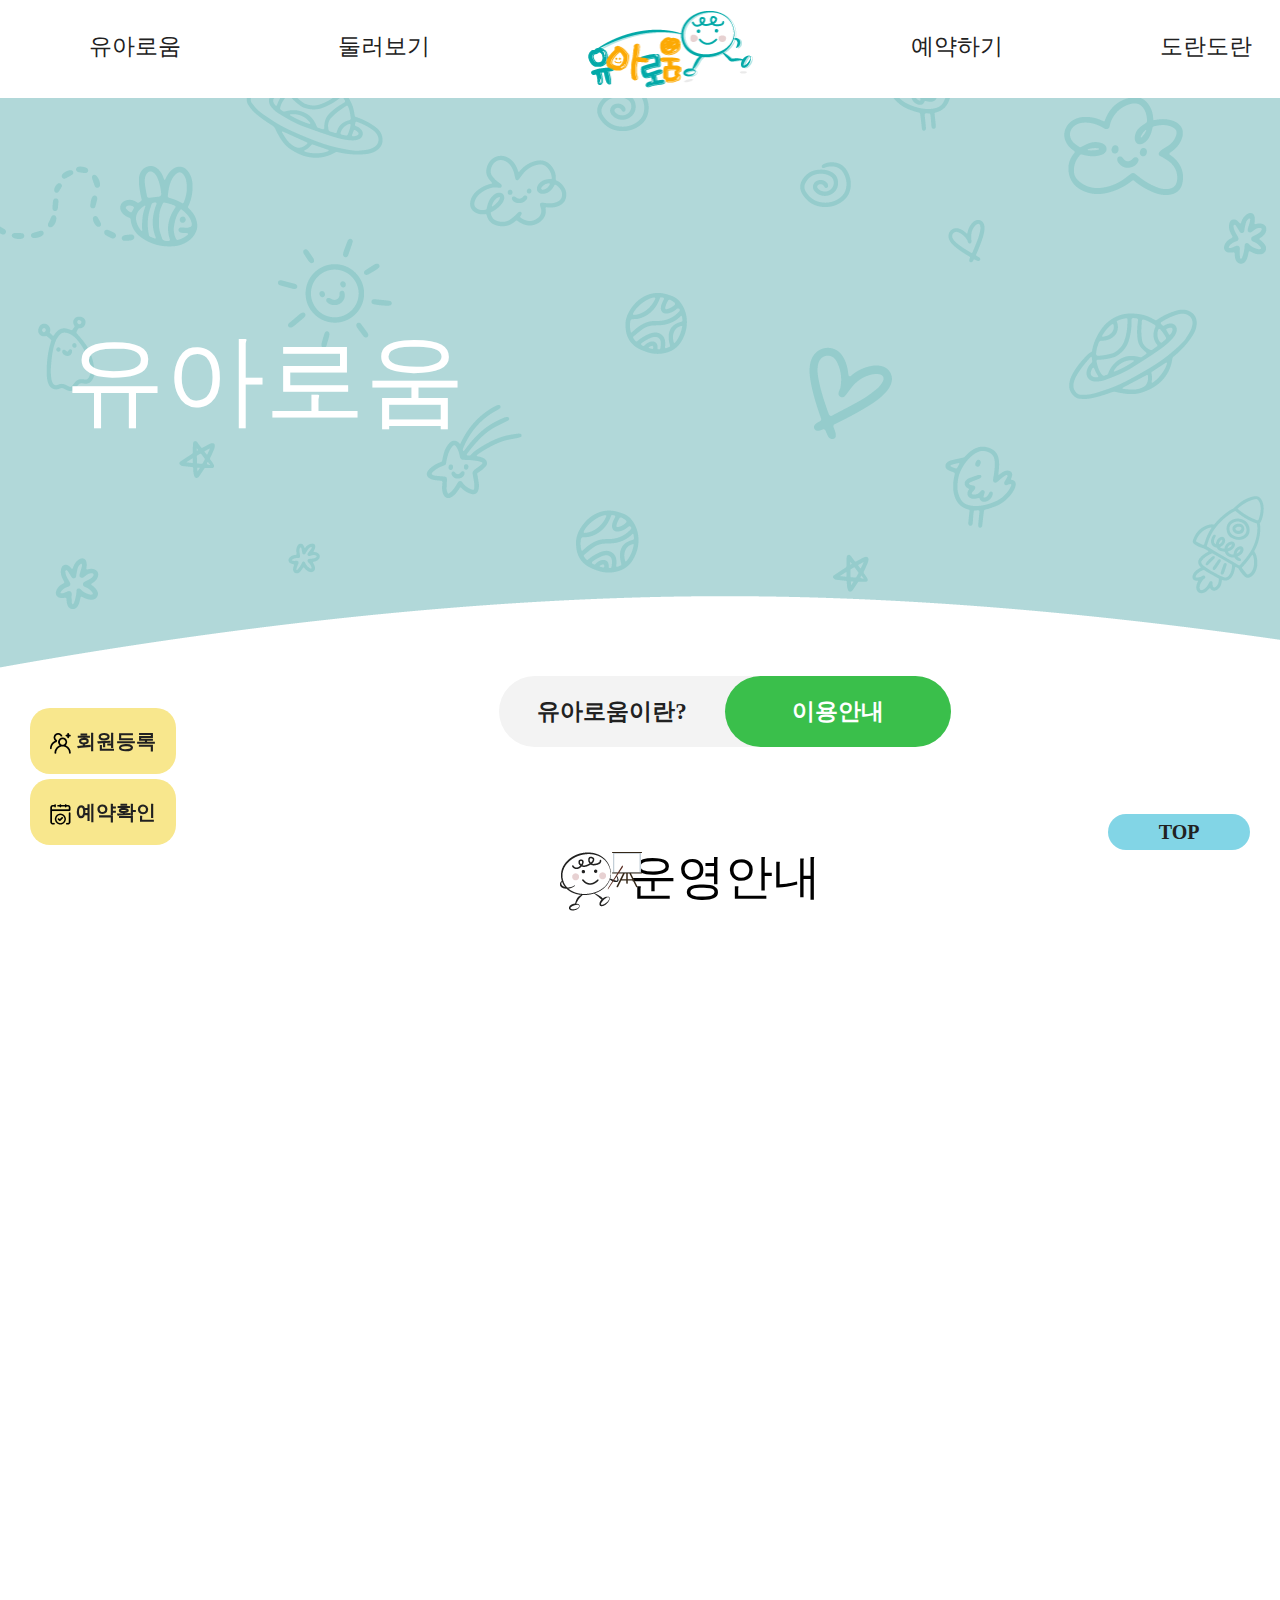
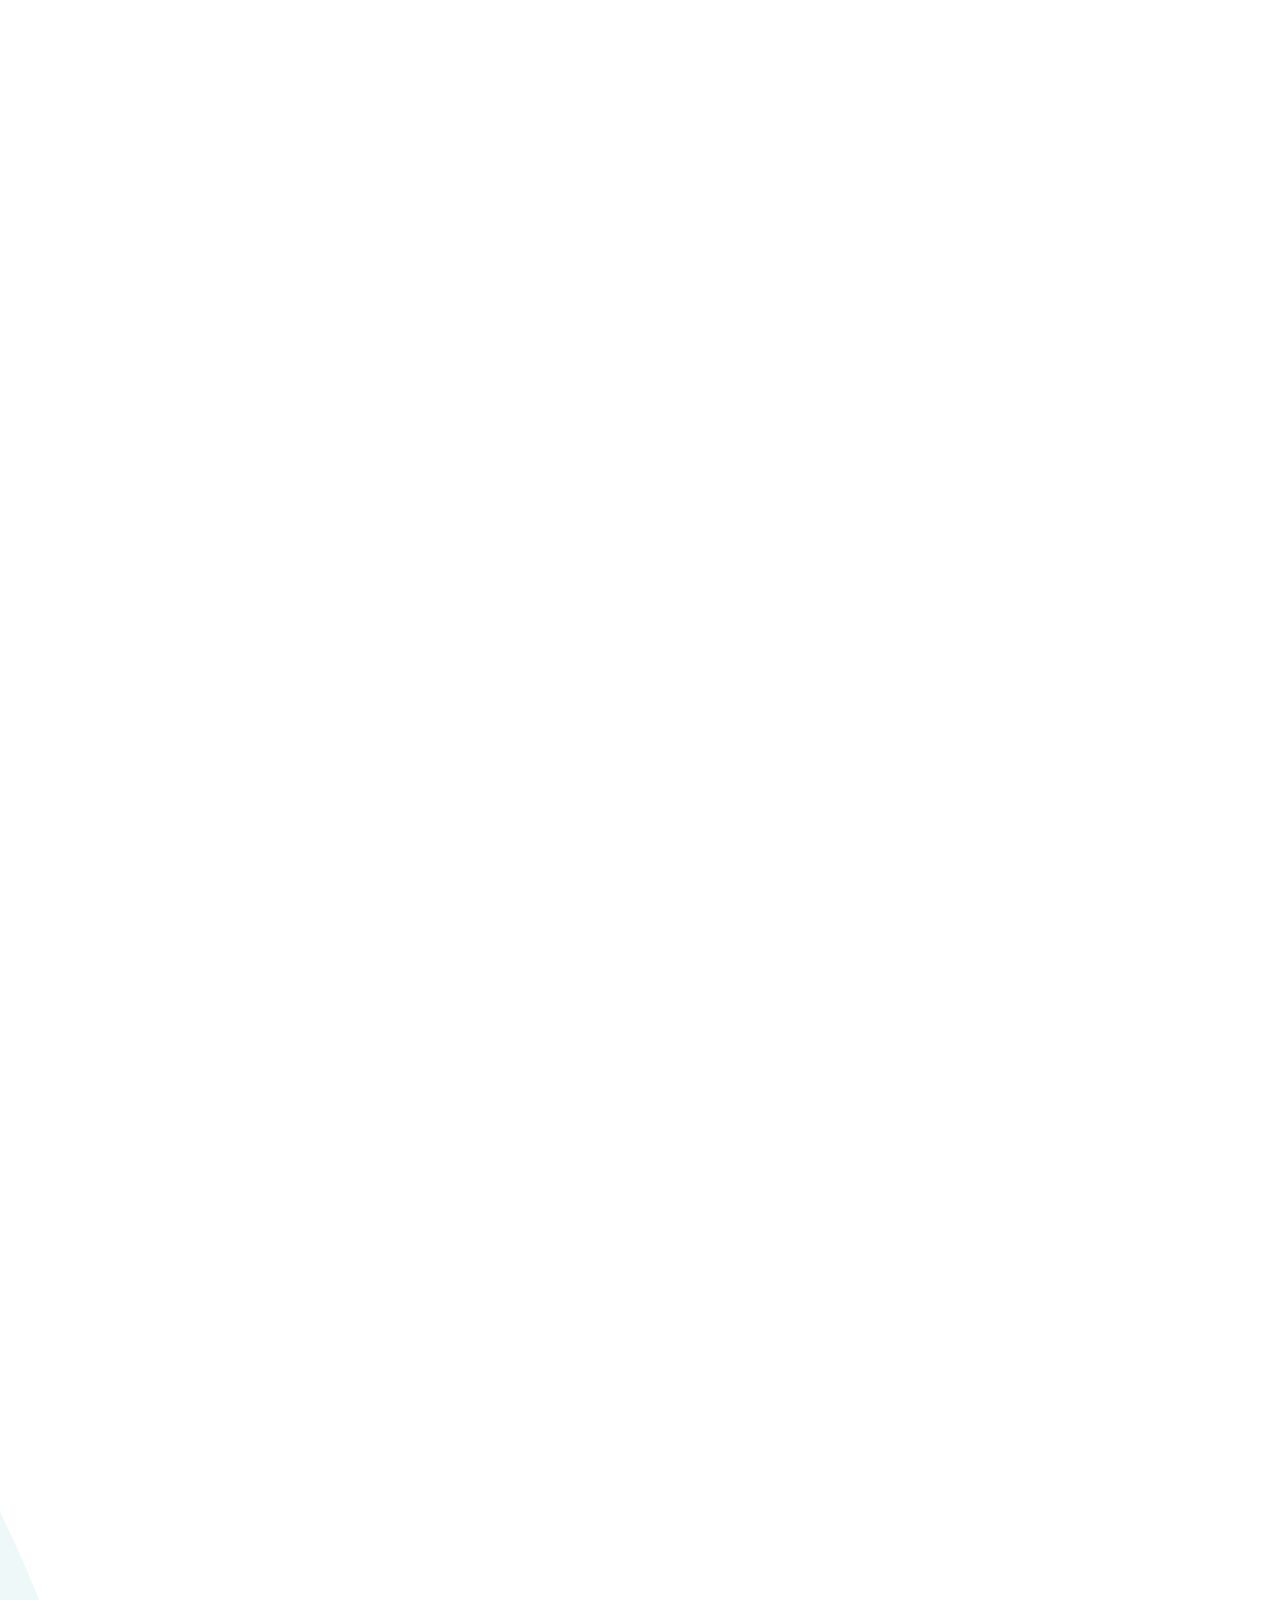
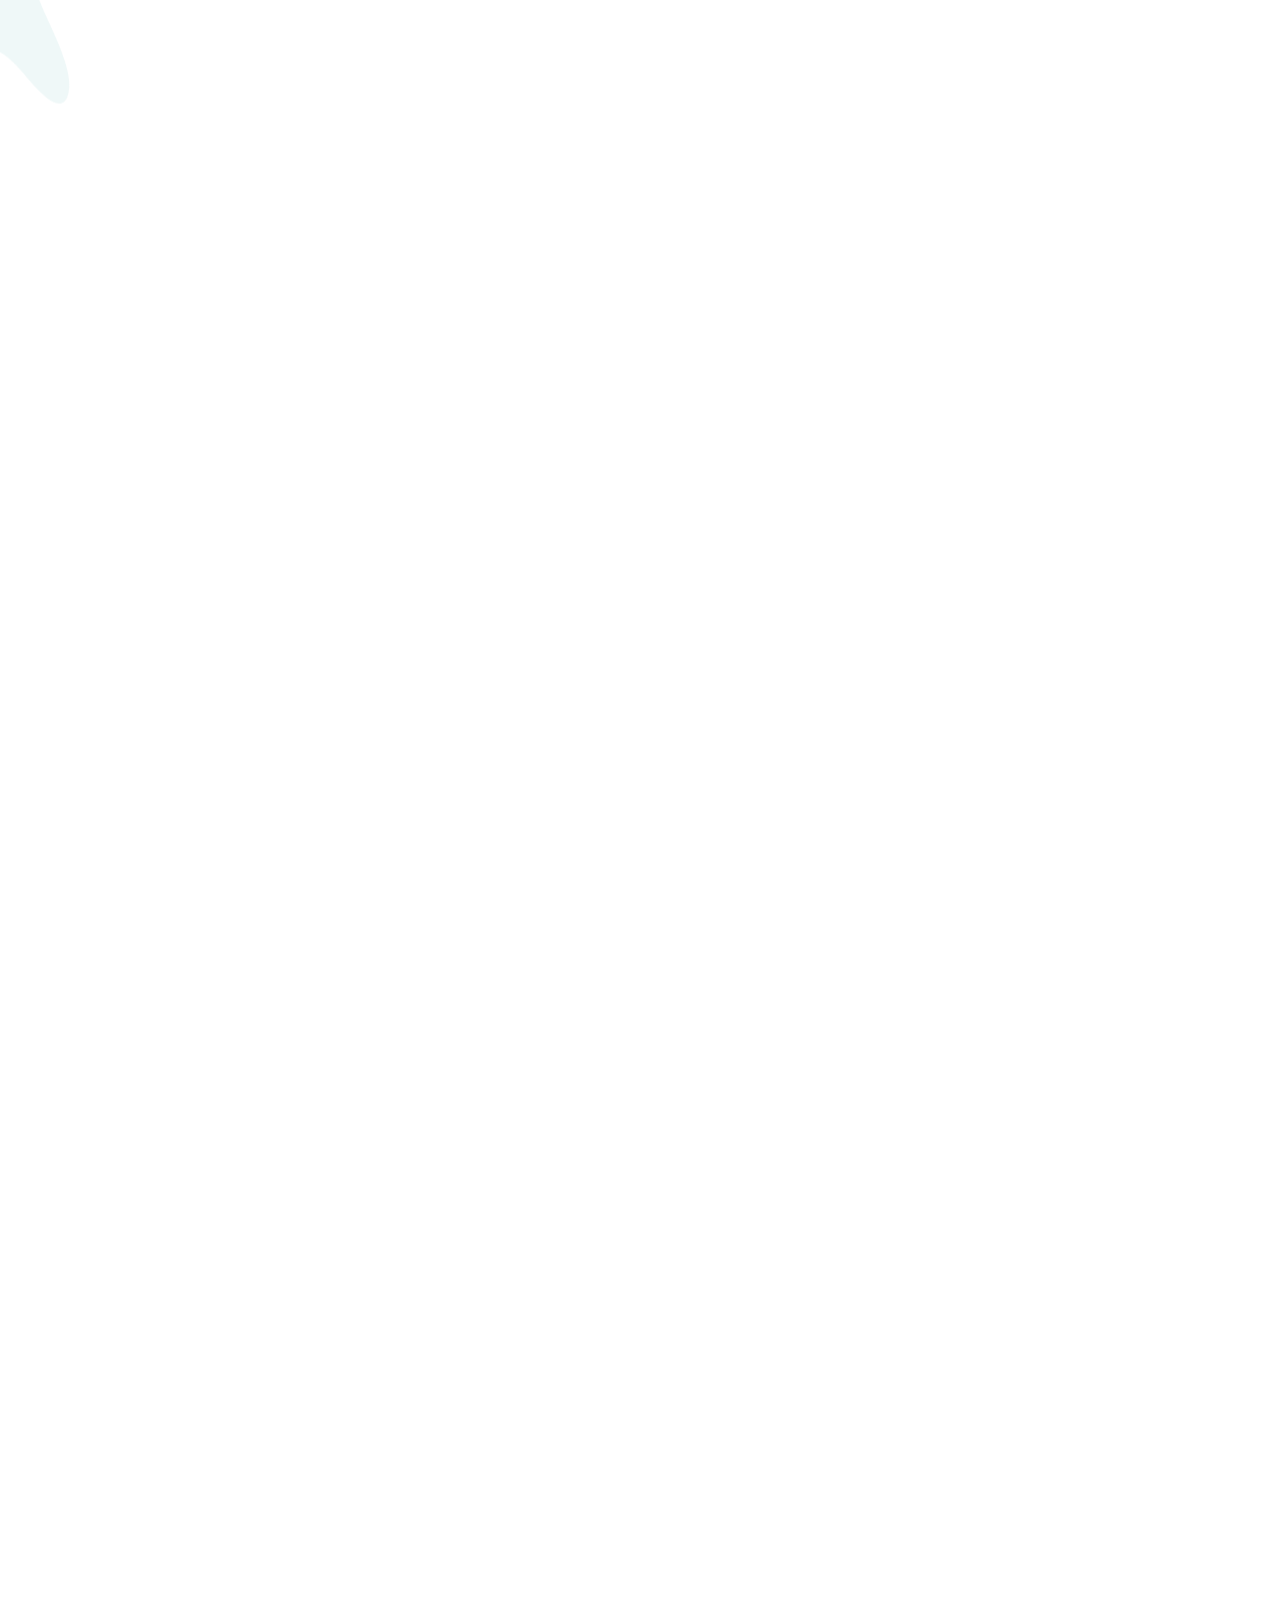
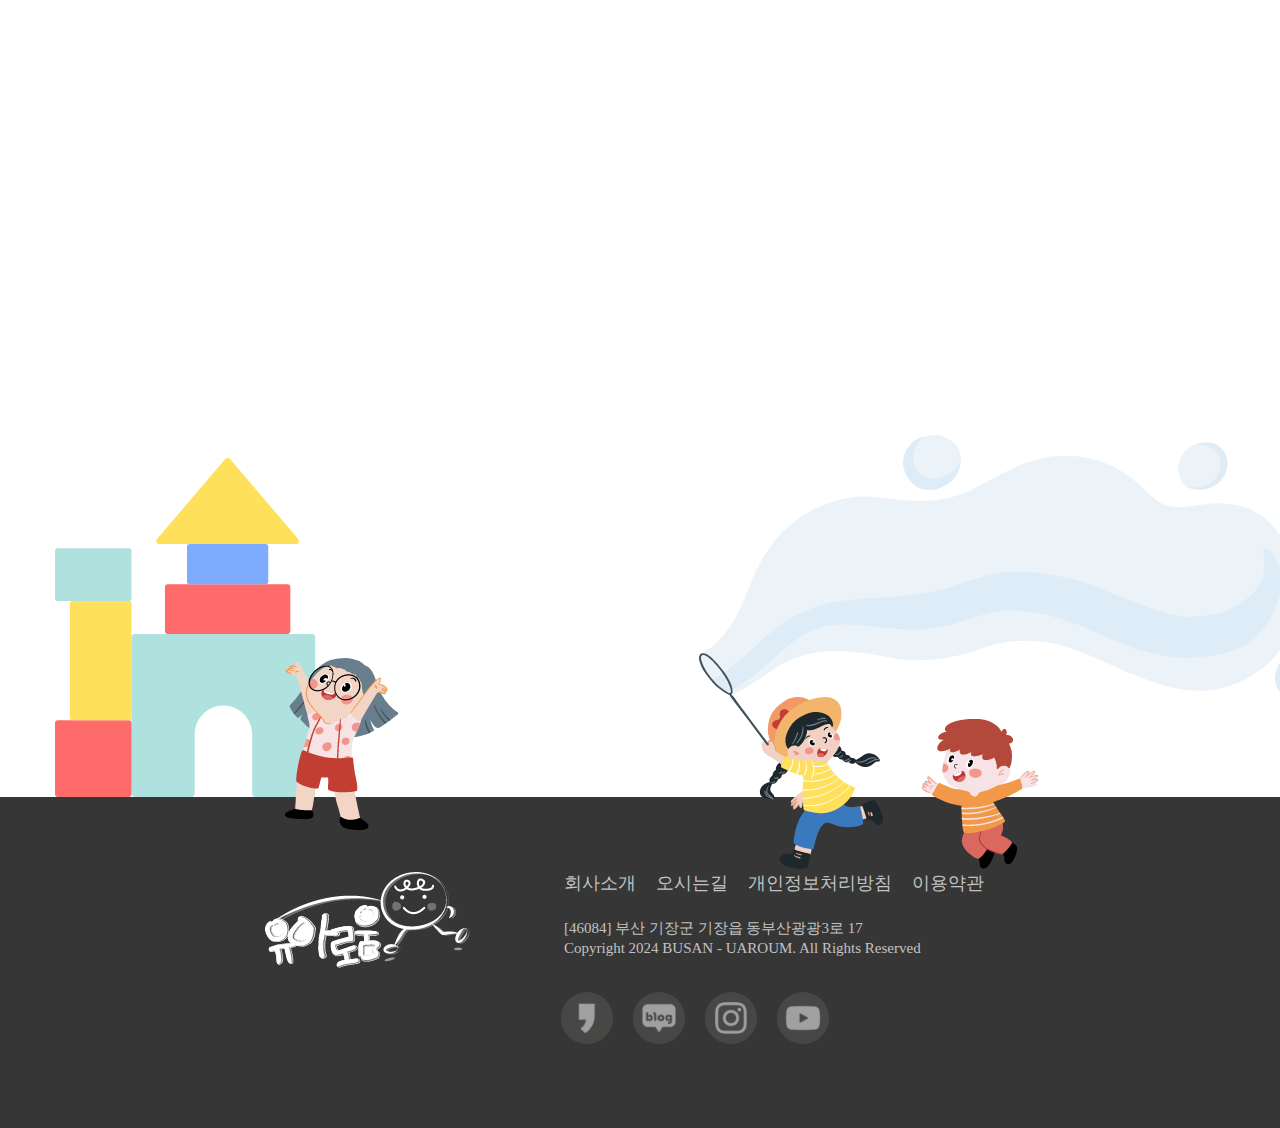
<file: sub_intro_2.html>
<!DOCTYPE html>
<html lang="ko">
<head>
    <meta charset="UTF-8">
    <meta name="viewport" content="width=1450">
    <title>유아로움</title>
    <link rel="shortcut icon" href="./images/favicon.png" type="image/x-icon">
    <link href="https://webfontworld.github.io/NanumSquareNeo/NanumSquareNeo.css" rel="stylesheet">
    <link href="https://webfontworld.github.io/BMJua/BMJua.css" rel="stylesheet">

    <link href="https://unpkg.com/aos@2.3.1/dist/aos.css" rel="stylesheet">
    <script src="https://unpkg.com/aos@2.3.1/dist/aos.js"></script>


    <link rel="stylesheet" href="./css/style_sub_intro_2.css">
</head>
<body>
   <!--<div id="top">
        <div class="top_inner">
            <ul>
                <li><a href="#none">MALL</a></li>
                <li><a href="#none">LOGIN</a></li>
                <li><a href="#none">JOIN</a></li>
            </ul>
        </div>
    </div>-->

    <div id="header_box">
        <div id="header">
            <div class="header_inner">
                <ul>
                    <li><a href="./sub_intro_1.html">유아로움<div class="solid"></div></a></li>
                    <li><a href="./sub_facility.html">둘러보기<div class="solid"></div></a></li>
                    <li><a href="./index.html"><img src="./images/logo/main_logo.png" alt="메인로고이미지" class="header_main_logo"></a></li>
                    <li><a href="./sub_reserve.html">예약하기<div class="solid"></div></a></li>
                    <li><a href="./sub_notice.html">도란도란<div class="solid"></div></a></li>
                </ul>
            </div><!--header_inner-->
        </div><!--header-->
    </div><!--header_box-->

    <div id="banner">
        <div class="banner_inner">
            <div class="banner_title"><h1>유아로움</h1></div>
        </div><!--banner_inner-->
        <ul>
            <li class="click_on"><a href="./sub_intro_1.html">유아로움이란?</a></li>
            <li class="click_on"><a href="#use" class="active">이용안내</a></li>
        </ul>
    </div><!--banner-->

    <div id="intro2_contents">
        <div id="use">
            <div class="use_inner" data-aos="fade-up" data-aos-duration="1000">
                <img src="./images/character/sub_intro2_use_character.png" alt="안내 로고 캐릭터" class="use_character">
                <h1 class="title">운영안내</h1>
                <p class="sub_title" data-aos="fade-up" data-aos-duration="1000" data-aos-delay="100">유아로움을 자유롭게 이용해보세요</p>
                <ul class="use_box">
                    <li data-aos="flip-left" data-aos-duration="1000" data-aos-delay="100">
                        <div class="use_icon"><img src="./images/icon/sub_intro2_time.png" alt="이용시간 아이콘"></div>
                        <h4>운영시간</h4>
                        <p>화요일~일요일 <br>
                            09:30 ~ 17:30</p>
                    </li>
                    <li data-aos="flip-left" data-aos-duration="1000" data-aos-delay="200">
                        <div class="use_icon"><img src="./images/icon/sub_intro2_holliday.png" alt="휴관일 아이콘"></div>
                        <h4>휴관일</h4>
                        <p>월요일, 법정공휴일</p>
                    </li>
                    <li data-aos="flip-left" data-aos-duration="1000" data-aos-delay="300">
                        <div class="use_icon"><img src="./images/icon/sub_intro2_lunch_time.png" alt="점심시간 아이콘"></div>
                        <h4>점심시간</h4>
                        <p>11:50 ~ 12:50 (1시간)</p>
                    </li>
                    <li data-aos="flip-left" data-aos-duration="1000" data-aos-delay="400">
                        <div class="use_icon"><img src="./images/icon/sub_intro2_money.png" alt="이용요금 아이콘"></div>
                        <h4>이용요금</h4>
                        <p>무료</p>
                    </li>
                    <li data-aos="flip-left" data-aos-duration="1000" data-aos-delay="500">
                        <div class="use_icon"><img src="./images/icon/sub_intro2_member.png" alt="이용대상 아이콘"></div>
                        <h4>이용대상</h4>
                        <p>개인 : 3세~7세 <br>
                            단체 : 아동 10명 이상</p>
                    </li>
                </ul><!--use_box-->
                <table data-aos="fade-up" data-aos-duration="1000">
                    <tr class="tr1">
                        <th colspan="2" class="table_time">이용시간</th>
                        <th>월</th>
                        <th>화</th>
                        <th>수</th>
                        <th>목</th>
                        <th>금</th>
                        <th>토</th>
                        <th class="last">일</th>
                    </tr>
                    <tr class="tr2">
                        <td class="table_time_1"><span class="color">1회차</span> <span class="big"> &nbsp;&nbsp;&nbsp;&nbsp; 09:30 ~ 11:30</span></td>
                        <td class="hour">120분</td>
                        <td rowspan="3" class="holiday">휴무</td>
                        <td colspan="4" class="unit">단체</td>
                        <td>개인</td>
                        <td class="last">개인</td>
                    </tr>
                    <tr class="tr3">
                        <td><span class="color">2회차</span> <span class="big">&nbsp;&nbsp;&nbsp;&nbsp; 13:00 ~ 15:00</span></td>
                        <td>120분</td>
                        <td>개인</td>
                        <td>개인</td>
                        <td>개인</td>
                        <td>개인</td>
                        <td>개인</td>
                        <td class="last">개인</td>
                    </tr>
                    <tr class="tr4">
                        <td><span class="color">3회차</span> <span class="big">&nbsp;&nbsp;&nbsp;&nbsp; 15:30 ~ 17:30</span> </td>
                        <td>120분</td>
                        <td>개인</td>
                        <td>개인</td>
                        <td>개인</td>
                        <td>개인</td>
                        <td>개인</td>
                        <td class="last">개인</td>
                    </tr>
                </table>
                <div class="use_notice" data-aos="fade-up" data-aos-duration="1000">
                    <h2>이용시 유의사항</h2>
                    <ul>
                        <li>단체(어린이집 및 유치원) 이용으로 <span>1회차 화~금요일 개인이용이 불가</span>합니다.</li>
                        <li>단체이용의 경우 <span>아동 10명당 성인인솔자 1명 필히 동반</span>해야합니다.</li>
                        <li class="line_height">입장 전 <span>안전교육</span>이 이루어집니다. <span>시작 시간 30분 전까지</span> 오시기 바랍니다. <br>
                            (안전교육 불참 시, 입장 시간이 미뤄질 수 있으니 유의 바랍니다.)</li>
                    </ul>
                </div><!--use_notice-->
                <div class="use_type" data-aos="fade-up" data-aos-duration="1000">
                    <div class="use_type_box use_type_box1">
                        <div class="type_title">개인이용시</div><!--tyle_title-->
                        <ol class="type_contents" data-aos="fade-right" data-aos-duration="1000">
                            <li>놀이터 회원에 한하여 사전 인터넷 예약 <br>
                                또는 당일 현장방문 접수로 이용가능</li>
                            <li>안전을 위하여 보호자 1명당 아동 1명 권장 <br>
                                (보호자 1명당 아동 2명까지 이용가능)</li>
                            <li>사전 인터넷 예약 : 화~일 회차당 예약인원 50명 <br>
                                (인터넷예약 45명, 현장접수 5명)</li>
                        </ol><!--type_contents-->
                    </div><!--use_type_box-->
                    <div class="use_type_box use_type_box2">
                        <div class="type_title" >단체이용시</div><!--tyle_title-->
                        <ol class="type_contents" data-aos="fade-right" data-aos-duration="1000">
                            <li>인터넷 사전 예약 접수</li>
                            <li>주 2회 / 월 8회 놀이터 이용 가능</li>
                            <li>아동 10명당 성인인솔자 1명 필히 동반 <br>
                                (예약시 보호자 이름 및 연락 등록 필수)</li>
                            <li>유치원 및 어린이집 이용은 전화 문의 <br>
                                (051-123-7979)</li>
                        </ol><!--type_contents-->
                    </div><!--use_type_box-->
                    <div class="use_type_box_2">
                        <div class="type_title">당일 현장 방문 접수시</div><!--tyle_title-->
                        <ol class="type_contents" data-aos="fade-right" data-aos-duration="1000">
                            <li>화~일요일, 당일 현장접수는 회차당 선착순 5명까지 접수</li>
                            <li>현장접수대기자 명단 순서대로 입장</li>
                        </ol><!--type_contents-->
                    </div><!--use_type_box-->
                </div><!--use_type-->
            </div><!--use_inner-->
        </div><!--use-->

        <div id="membership">
            <div class="membership_inner" data-aos="fade-up" data-aos-duration="1000">
                <h1 data-aos="fade-up" data-aos-duration="1000">회원등록 방법</h1>
                <p class="membership_sub_title" data-aos="fade-up" data-aos-duration="1000">유아로움은 회원카드 발급 후 이용 가능합니다.</p>
                <div class="membership_box" data-aos="fade-up" data-aos-duration="1000">
                    <div class="white_box">
                        <div class="blue_box"><img src="./images/icon/sub_intro2_membershipcard_1.png" alt="서류아이콘"></div><!--blue_box-->
                        <p>신분증, 증빙서류 지참</p>
                    </div><!--white_box-->
                    <div class="arrow">
                        <img src="./images/icon/sub_reserve_procedure_arrow.png" alt="절차 화살표">
                    </div><!--arrow-->
                    <div class="white_box">
                        <div class="yellow_box"><img src="./images/icon/sub_intro2_membershipcard_2.png" alt="직접 방문아이콘"></div><!--yellow_box-->
                        <p>직접 방문</p>
                    </div><!--white_box-->
                    <div class="arrow">
                        <img src="./images/icon/sub_reserve_procedure_arrow.png" alt="절차 화살표">
                    </div><!--arrow-->
                    <div class="white_box">
                        <div class="green_box"><img src="./images/icon/sub_intro2_membershipcard_3.png" alt="카드 발급아이콘"></div><!--green_box-->
                        <p>카드 발급</p>
                    </div><!--white_box-->
                    <div class="arrow">
                        <img src="./images/icon/sub_reserve_procedure_arrow.png" alt="절차 화살표">
                    </div><!--arrow-->
                    <div class="white_box">
                        <div class="red_box"><img src="./images/icon/sub_intro2_membershipcard_4.png" alt="회원 등록 완료아이콘"></div><!--red_box-->
                        <p>회원 등록 완료</p>
                    </div><!--white_box-->
                </div><!--membership_box-->
                <p class="reference" data-aos="fade-up" data-aos-duration="1000">
                    <img src="./images/icon/sub_intro2_membership_check.png" alt="체크표시"> 증빙서류 : 주민등록등본, 가족관계증명서 중 1개 서류 확인</p>
            </div><!--membership_inner-->
        </div><!--membership-->

        <div id="promise">
            <div class="promise_inner">
                <div class="star" data-aos="fade-up" data-aos-duration="1000"><img src="./images/icon/sub_intro2_promise_star.png" alt="약속 별 아이콘"></div>
                <h1 class="title" data-aos="fade-up" data-aos-duration="1000">유아로움의 약속</h1>
                <p class="sub_title" data-aos="fade-up" data-aos-duration="1000">안전하고 즐거운 유아로움 이용을 위해 꼭 지켜주세요 !</p>
                <div class="promise_box promise_1" data-aos="fade-up" data-aos-duration="1000">
                    <div class="promise_1_icon">
                        <img src="./images/icon/sub_intro2_promise_icon_1.png" alt="약속아이콘1">
                    </div><!--promise_1_icon-->
                    <div class="promise_contents_box">
                        <div class="promise_contents">
                            <h2>안전을 위해 편안한 복장을 준비해주세요!</h2>
                            <ul>
                                <li>레이스, 끈이 달린 옷, 치마는 놀이기구에 걸려 위험해요</li>
                                <li>놀이기구 이용 시 피부접속(화상)의 위험이 있으므로 긴바지를 꼭 입어주세요</li>
                                <li>미끄러짐 방지를 위해 미끄럼방지 양말을 꼭! 착용해 주세요.</li>
                            </ul>
                        </div><!--promise_contents-->
                    </div><!--promise_contents_box--> 
                </div><!--promise_1-->
                <div class="promise_box_2 promise_2" data-aos="fade-up" data-aos-duration="1000" data-aos-delay="100">
                    <div class="promise_contents_box">
                        <div class="promise_contents">
                            <h2>놀이터 외의 공간에선 뛰지 않아요!</h2>
                            <ul>
                                <li>모두의 안전을 위해 실내외 놀이터 외의 공간(복도, 계단 등)에서는 걸어 다녀요</li>
                                <li>곳곳에 안전요원들이 있습니다. 안전요원의 안내사항을 잘 지켜주세요.</li>
                                <li>시설 이용 안내에도 불구하고 발생하는 상황에 대한 책임은 보호자에게 있습니다.</li>
                            </ul>
                        </div><!--promise_contents-->
                    </div><!--promise_contents_box-->
                    <div class="promise_2_icon">
                        <img src="./images/icon/sub_intro2_promise_icon_2.png" alt="약속아이콘2">
                    </div><!--promise_2_icon-->
                </div><!--promise_2-->
                <div class="promise_box promise_3" data-aos="fade-up" data-aos-duration="1000" data-aos-delay="100">
                    <div class="promise_3_icon">
                        <img src="./images/icon/sub_intro2_promise_icon_3.png" alt="약속아이콘3">
                    </div><!--promise_3_icon-->
                    <div class="promise_contents_box">
                        <div class="promise_contents">
                            <h2>놀이 규칙을 지켜서 놀이해요</h2>
                            <ul>
                                <li>모두가 재미있게 놀이하기 위해 장난감은 사용 후 제자리에 놔둬요</li>
                                <li>놀이기구는 차례를 지키며 이용해요</li>
                                <li>도움이 필요한 경우 노란색 조끼를 입은 안전요원에게 도움을 요청해요</li>
                            </ul>
                        </div><!--promise_contents-->
                    </div><!--promise_contents_box-->
                </div><!--promise_3-->
                <div class="promise_box_2 promise_4" data-aos="fade-up" data-aos-duration="1000" data-aos-delay="100">
                    <div class="promise_contents_box">
                        <div class="promise_contents">
                            <h2>음식물 섭취는 도담 휴게실을 이용해요</h2>
                            <ul>
                                <li>체험관 내에서는 음식물 및 음료 반입, 취식이 불가합니다. <br>
                                    정해진 장소(3층 피크닉실)에서만 취식 부탁드립니다.</li>
                                <li>개인 물병을 사용해주세요. (물병에 아동 이름표 부착 권장)</li>
                            </ul>
                        </div><!--promise_contents-->
                    </div><!--promise_contents_box-->
                    <div class="promise_4_icon">
                        <img src="./images/icon/sub_intro2_promise_icon_4.png" alt="약속아이콘4">
                    </div><!--promise_4_icon-->
                </div><!--promise_4-->
            </div><!--promise_inner-->
        </div><!--promise-->
    </div><!--intro2_contents-->

    <div id="footer">
        <div class="footer_inner">
            <div class="footer_logo">
                <a href="./index.html"><img src="./images/icon/footer_logo_white.png" alt="푸터로고이미지"></a>
            </div><!--footer_logo-->
            <div class="footer_text">
                <ul>
                    <li><a href="#none">회사소개</a></li>
                    <li><a href="#none">오시는길</a></li>
                    <li><a href="#none">개인정보처리방침</a></li>
                    <li><a href="#none">이용약관</a></li>
                </ul>
                <p>[46084] 부산 기장군 기장읍 동부산광광3로 17 <br>
                    Copyright 2024 BUSAN - UAROUM. All Rights Reserved</p>
            </div><!--footer_text-->
            
            <ol class="footer_sns">
                <li><a href="#none" class="kakao"></a></li>
                <li><a href="#none" class="blog"></a></li>
                <li><a href="#none" class="insta"></a></li>
                <li><a href="#none" class="youtube"></a></li>
            </ol><!--footer_sns-->
        </div><!--footer_inner-->
        <img src="./images/icon/footer_bg_play_castle.png" alt="놀이성이미지" class="castle">
        <img src="./images/icon/footer_bg_child1.png" alt="아이이미지1" class="child1">
        <img src="./images/icon/footer_bg_child2.png" alt="아이이미지2" class="child2">
    </div><!--footer-->

    <div class="fix_btn">
        <div class="yellow_btn">
            <a href="#none"><img src="./images/icon/fix_btn_member.png" alt="회원등록 아이콘"> 회원등록</a>
        </div><!--yellow_btn-->
        <div class="yellow_btn">
            <a href="#none"><img src="./images/icon/fix_btn_reserve_checking.png" alt="예약확인 아이콘"> 예약확인</a>
        </div><!--yellow_btn-->
    </div><!--fix_btn-->
    <div class="blue_btn">
        <a href="#">TOP</a>
    </div><!--blue_btn-->


    <!--제이쿼리 라이브러리-->
    <script src="js/jquery-3.5.1.min.js"></script>

    <script src="./js/sub_menu_tab.js"></script>
    <script src="./js/header_scroll.js"></script>

    <script>
        AOS.init();
      </script>
</body>
</html>
</file>
<file: css/style_sub_intro_2.css>
@charset "utf-8";
*{
    margin: 0;
    padding: 0;
}
ul, ol{
    list-style: none;
}
a{
    text-decoration: none;
    color: #212121;
    cursor: url(../images/cursor/mouse_cursor_click.png), auto;
}
img, video, iframe{
    vertical-align: middle;
}
body{
    font-family: 'NanumSquareNeo';
    min-width:1450px;
    font-size: 18px;
    line-height: 1.3;
}
html{
    cursor:url(../images/cursor/mouse_cursor.png), auto;
}

/*top*/
/*#top{
    background-color: #363636;
}
.top_inner{
    width: 1320px;
    margin: 0 auto;
    padding: 3px 0;
}
.top_inner ul{
    display: flex;
    font-size: 15px;
    justify-content: flex-end;
}
.top_inner ul li{
    padding: 3px 10px;
}
.top_inner ul li a{
    color: #fff;
}
*/

/*header*/
#header_box{
    position: relative;
}
#header{
    background-color: #fff;
    position: fixed;
    top: 0;
    left: 0;
    z-index: 99;
    width: 100%;
}
.header_inner{
    width: 1320px;
    margin: 0 auto;
    padding: 10px;
}
.header_inner ul{
    display: flex;
    justify-content: space-around;
    align-items: center;
    font-family: 'BMJua';
    font-size: 23px;
    font-weight: 500;
}
.header_inner ul li img{
    width: 167px;
}
#header ul{
    text-transform: uppercase;    
}
#header a{
    display: block;
}
#header a:hover{
    color: #fcb017;
}
.solid{
    width: 100%;
    height: 5px;
    border-radius: 2.5px;
    margin: auto;
    background-color: #fcb017;
    visibility: hidden;
    opacity: 0;
    transform: scaleX(0);
    transition-property: opacity, transform;
    transition-duration: 0.5s;
}
#header a:hover .solid{transform:scaleX(1);
    opacity:1;
    visibility:visible;}	
.nav-up {
    top: -129.93px !important;
}

  .nav-down {
    top: 0px !important;
}

/*banner*/
#banner{
    background-image: url(../images/bg/sub_intro_banner_bg_pattern.png);
    background-repeat: no-repeat;
    background-position: center top;
    height: 716px;
    position: relative;
}
#banner .banner_inner{
    width: 1320px;
    margin: 0 auto;
}
#bannner_title{
    width: 1320px;
    margin: 0 auto;
}
#banner h1{
    font-family: 'BMJua';
    font-size: 100px;
    font-weight: normal;
    color: #fff;
    padding-top: 316px;
}
#banner ul li{
    float: left;
}
#banner ul{
    background-color: #F3F3F3;
    font-size: 23px;
    font-weight: 700;
    width: 452px;
    height: 71px;
    position: absolute;
    bottom: -141px;
    left: 50%;
    transform: translateX(-50%);
    border-radius: 36px;
    margin-bottom: 110px;
    z-index: 10;
}
#banner ul li a{
    display: block;
    width: 226px;
    height: 71px;
    border-radius: 36px;
    text-align: center;
    padding: 21px 0;
    box-sizing: border-box;
}
#banner ul li a:hover, .on a{
    color: #3ABF4B;
}
#banner ul li a.active{
    background-color: #3ABF4B;
    color: #fff;
}


#intro2_contents{
    background-image: url(../images/bg/sub_intro2_bg.png);
    background-repeat: no-repeat;
    background-position: center center;
}
/*use*/
.use_inner{
    width: 1320px;
    margin: 0 auto;
    padding-top: 120px;
    position: relative;
}
.use_character{
    position: absolute;
    top: 119px;
    left: 495px;
}
.title{
    font-family: 'BMJua';
    font-size: 48px;
    font-weight: normal;
    text-align: center;
    padding-top: 10px;
}
.sub_title{
    padding-top: 5px;
    padding-bottom: 25px;
    font-weight: 700;
    line-height: 1.5;
    text-align: center;
}
.use_box{
    display: flex;
    justify-content: space-between;
    text-align: center;
    padding-top: 100px;
    padding-bottom: 111px;
}
.use_box h4{
    font-size: 23px;
    padding: 11px 0;
}
.use_box p{
    line-height: 1.5;
}
#use table{
    width: 100%;
    text-align: center;
    border-collapse: collapse;
    border-radius: 30px 30px 0 0;
    overflow: hidden;
}
#use table .table_time_1{
    width: 345px;
}
#use table th, #use table td{
    padding: 23px 0;
    border-right: 1px solid #707070;
}
#use table .tr3 td, #use table .tr4 td{
    border-top: 1px solid #707070;
}
#use table .last{
    border-right: none;
}
#use table .tr1{
    background-color: #3ABF4B;
    color: #fff;
    font-size: 20px;
}
#use table .color{
    color: #3ABF4B;
    font-weight: 800;
}
#use table .big{
    font-size: 20px;
    font-weight: 800;
}
#use table .holiday{
    background-color: #EBEBEB;
}
#use table .unit{
    background-color: #E0F6E3;
}

.use_notice{
    background-color: #E0F6E3;
    border-radius: 30px;
    margin-top: 98px;
    margin-bottom: 50px;
    padding: 35px 40px;
    background-image: url(../images/bg/sub_intro2_use_notice_bg.png);
    background-repeat: no-repeat;
    background-position: 101% 63%;
}
.use_notice h2{
    font-size: 25px;
    font-family: 'BMJua';
    font-weight: normal;
}
.use_notice ul{
    padding-left:17px;
    line-height: 2.5;
}
.use_notice ul li{
    list-style-image: url(../images/icon/sub_intro2_list_style.png);
    list-style-position: outside;
    padding-left: 5px;
}
.use_notice ul li span{
    color: #01AAA7;
    font-size: 20px;
    font-weight: 700;
}
.use_notice ul .line_height{
    line-height: 1.5;
}

.use_type{
    display: flex;
    flex-wrap: wrap;
    justify-content: space-between;
}
.use_type_box{
    border: 3px dashed #3ABF4B;
    width: 647px;
    height: 281px;
    padding: 30px 40px;
    box-sizing: border-box;
    border-radius: 30px;
    display: flex;
}
.use_type_box1{
    background-image: url(../images/bg/sub_intro2_individual_bg.png);
    background-repeat: no-repeat;
    background-position: left 200%;
}
.use_type_box2{
    background-image: url(../images/bg/sub_intro2_unit_bg.png);
    background-repeat: no-repeat;
    background-position: left 200%;
}
.use_type_box_2{
    border: 3px dashed #3ABF4B;
    width: 100%;
    height: 117px;
    padding: 20px 40px;
    box-sizing: border-box;
    border-radius: 30px;
    display: flex;
    margin-top: 26px;
}
.use_type .type_title{
    font-size: 25px;
    font-family: 'BMJua';
}
.type_contents{
    padding-left: 66px;
    line-height: 1.5;
}
.type_contents li{
    padding-bottom: 20px;
    list-style-image: url(../images/icon/sub_intro2_list_style_2.png);
    list-style-position: outside;
    padding-left: 5px;
}
.type_contents li:last-child{
    padding-bottom: none;
}

/*membership*/
.membership_inner{
    width: 1320px;
    margin: 0 auto;
}
.membership_inner h1{
    font-family: 'BMJua';
    font-size: 48px;
    font-weight: normal;
    padding-top: 106px;
}
.membership_sub_title{
    padding-top: 5px;
    padding-bottom: 25px;
    font-weight: 700;
    line-height: 1.5;
}
.membership_box{
    width: 100%;
    height: 277px;
    background-color: #91D49A;
    background-image: url(../images/bg/sub_intro2_membership_procedure_bg.png);
    display: flex;
    justify-content: space-between;
    font-family: 'BMJua';
    font-size: 20px;
    text-align: center;
    border-radius: 50px;
    padding: 0px 58px;
    box-sizing: border-box;
}
.membership_box .white_box{
    width: 204px;
    height: 189px;
    background-color: #fff;
    border-radius: 30px;
    margin: 50px 0;
}
.blue_box, .yellow_box, .green_box, .red_box{
    width: 94px;
    height: 94px;
    border-radius: 15px;
    margin: 27px 55px 17px 55px;
    display: flex;
    justify-content: center;
    align-items: center;
    box-shadow: 4px 4px 5px rgba(0,0,0,0.3);
}
.blue_box{
    background-color: #0CACDC;
}
.yellow_box{
    background-color: #FFC700;
}
.green_box{
    background-color: #01AAA7;
}
.red_box{
    background-color: #EF6760;
}
.membership_box .arrow{
    display: flex;
    justify-content: center;
    align-items: center;
}
.membership_inner .reference{
    float: left;
    font-size: 16px;
    padding-top: 15px;
}
.reference img{
    padding-right: 8px;
}
.arrow img{
    animation: blink 1.2s infinite;
}
@keyframes blink {
    0% {
      opacity: 1;
    }
    50% {
      opacity: 0.3;
    }
    100% {
      opacity: 1;
    }
}

/*promise*/
.promise_inner{
    width: 1320px;
    margin: 0 auto;
    padding-top: 279px;
    padding-bottom: 427px;
}
.promise_box, .promise_box_2{
    display: flex;
    padding-top: 122px;
}
.promise_box_2{
    justify-content: flex-end;
}
#promise .star{
    text-align: center;
    padding-bottom: 10px;
    animation: blink 1.2s infinite;
}
@keyframes blink {
    0% {
      opacity: 1;
    }
    50% {
      opacity: 0.3;
    }
    100% {
      opacity: 1;
    }
  }
.promise_1_icon{
    width: 311px;
    height: 311px;
    border-radius: 50%;
    display: flex;
    justify-content: center;
    align-items: center;
    background-color: #FEF2C9;
}
.promise_2_icon{
    width: 311px;
    height: 311px;
    border-radius: 50%;
    display: flex;
    justify-content: center;
    align-items: center;
    background-color: #C2E8F4;
}
.promise_3_icon{
    width: 311px;
    height: 311px;
    border-radius: 50%;
    display: flex;
    justify-content: center;
    align-items: center;
    background-color: #FDD7D5;
}
.promise_4_icon{
    width: 311px;
    height: 311px;
    border-radius: 50%;
    display: flex;
    justify-content: center;
    align-items: center;
    background-color: #C8E7DF;
}
#promise h2{
    font-family: 'BMJua';
    font-size: 38px;
    font-weight: normal;
    padding-bottom: 13px;
}
#promise .promise_1 .promise_contents ul li{
    list-style-image: url(../images/icon/sub_intro2_promise_list_style_yellow.png);
    list-style-position: outside;
    padding-left: 5px;
}
#promise .promise_2 .promise_contents ul li{
    list-style-image: url(../images/icon/sub_intro2_promise_list_style_blue.png);
    list-style-position: outside;
    padding-left: 5px;
}
#promise .promise_3 .promise_contents ul li{
    list-style-image: url(../images/icon/sub_intro2_promise_list_style_red.png);
    list-style-position: outside;
    padding-left: 5px;
}
#promise .promise_4 .promise_contents ul li{
    list-style-image: url(../images/icon/sub_intro2_promise_list_style_green.png);
    list-style-position: outside;
    padding-left: 5px;
}
#promise .promise_box .promise_contents{
    padding-left: 130px;
}
#promise .promise_box_2 .promise_contents{
    padding-right: 130px;
}
#promise .promise_contents ul{
    padding-left: 20px;
}
#promise .promise_contents ul li{
    padding-top: 27px;
}
.promise_box .promise_contents_box{
    display: flex;
    align-items: flex-end;
}
.promise_1{
    background-image: url(../images/icon/sub_intro2_promise_01_ver2.png);
    background-repeat: no-repeat;
    background-position: 34% 56%;
}
.promise_3{
    background-image: url(../images/icon/sub_intro2_promise_03_ver2.png);
    background-repeat: no-repeat;
    background-position: 35% 56%;
}
.promise_box_2 .promise_contents_box{
    display: flex;
    align-items: flex-end;
}
.promise_2{
    background-image: url(../images/icon/sub_intro2_promise_02_ver2.png);
    background-repeat: no-repeat;
    background-position: 18% 55%;
}
.promise_4{
    background-image: url(../images/icon/sub_intro2_promise_04_ver2.png);
    background-repeat: no-repeat;
    background-position: 28% 66%;
}

/*footer*/
#footer{
    background-color: #363636;
    padding-bottom: 160px;
    padding-top: 75px;
    position: relative;
}
.footer_inner{
    width: 1320px;
    margin: 0 auto;
    display: flex;
    font-size: 15px;
    position: relative;
}
.footer_logo{
    padding-left: 200px;
    padding-right: 74px;
}
.footer_text ul{
    display: flex;
}
.footer_text ul li{
    padding: 0 10px;
}
.footer_text ul li:first-child{
    padding-left: 0;
}
.footer_text ul li a{
    color:#C2C2C2 ;
    transition: all 0.3s;
    font-size: 18px;
}
.footer_text ul li a:hover{
    color: #fff;
}
.footer_text p{
    padding-top: 24px;
    color: #C2C2C2;
}
.footer_text{
    padding-left: 20px;
}
.footer_sns{
    display: flex;
    position: absolute;
    left: 496px;
    bottom: -76px;
}
#footer ol li{
    margin-right:20px;
}
.kakao{
    display: block;
    width: 52px;
    height: 52px;
    background-image: url(../images/icon/sns_kakao_black.png);
    background-repeat: no-repeat;
    border-radius: 50%;
    overflow: hidden;
    transition: all 0.3s;
}
.kakao:hover{
    background-image: url(../images/icon/sns_kakao.png);
}
.blog{
    display: block;
    width: 52px;
    height: 52px;
    background-image: url(../images/icon/sns_blog_black.png);
    background-repeat: no-repeat;
    border-radius: 50%;
    overflow: hidden;
    transition: all 0.3s;
}
.blog:hover{
    background-image: url(../images/icon/sns_blog.png);
}
.insta{
    display: block;
    width: 52px;
    height: 52px;
    background-image: url(../images/icon/sns_insta_black.png);
    background-repeat: no-repeat;
    border-radius: 50%;
    overflow: hidden;
    transition: all 0.3s;
}
.insta:hover{
    background-image: url(../images/icon/sns_insta.png);
}
.youtube{
    display: block;
    width: 52px;
    height: 52px;
    background-image: url(../images/icon/sns_youtube_black.png);
    background-repeat: no-repeat;
    border-radius: 50%;
    overflow: hidden;
    transition: all 0.3s;
}
.youtube:hover{
    background-image: url(../images/icon/sns_youtube.png);
}
.castle{
    position: absolute;
    top: -339px;
    left: 55px;
}
.child1{
    position: absolute;
    top: -139px;
    left: 285px;
}
.child2{
    position: absolute;
    top: -362px;
    right: 91px;
}



/*fix_btn*/
.fix_btn{
    position: fixed;
    left: 30px;
    bottom: 50px;
    z-index: 99;

}
.yellow_btn a{
    display: inline-block;
    padding: 20px;
    background-color: #F8E78D;
    font-weight: 800;
    border-radius: 20px;
    font-size: 20px;
    text-align: center;
    margin-bottom: 5px;
}
.blue_btn{
    position: fixed;
    right: 30px;
    bottom: 50px;
    z-index: 99;
}
.blue_btn a{
    display: inline-block;
    padding: 5px;
    background-color: #82D5E6;
    font-weight: 800;
    font-size: 20px;
    text-align: center;
    width: 131.75px;
    border-radius: 18px;
}
</file>
